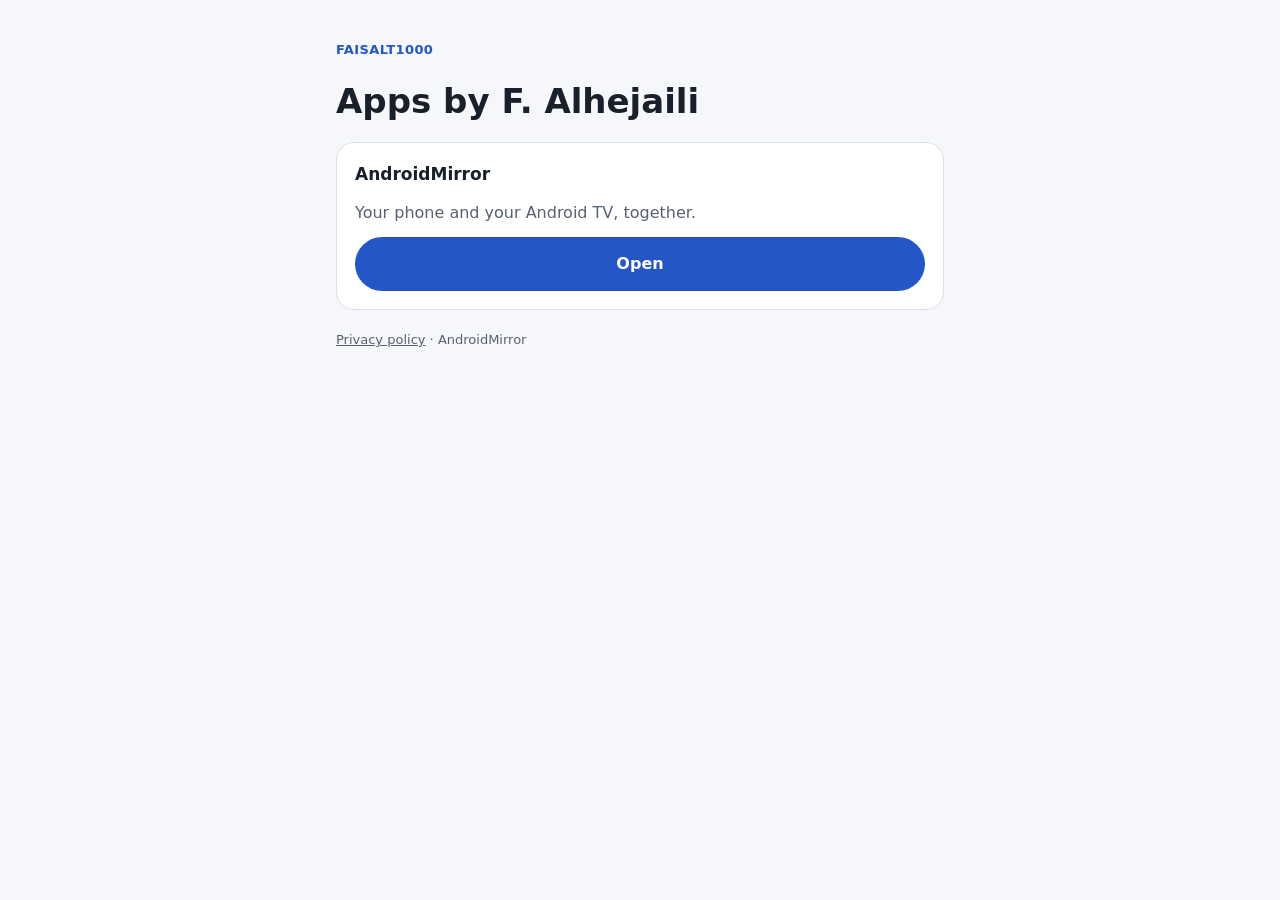
<file: index.html>
<!doctype html>
<html lang="en">
<head>
<meta charset="utf-8">
<meta name="viewport" content="width=device-width, initial-scale=1, viewport-fit=cover">
<meta name="robots" content="noindex">
<title>AndroidMirror</title>
<link rel="stylesheet" href="style.css">
</head>
<body>
<main class="wrap">
<span class="brand">FAISALT1000</span>
<h1>Apps by F. Alhejaili</h1>
<div class="card"><h2>AndroidMirror</h2><p>Your phone and your Android TV, together.</p><a class="btn" href="androidmirror/">Open</a></div>
<footer><a href="androidmirror/privacy/">Privacy policy</a> · AndroidMirror</footer>
</main>
</body>
</html>
</file>
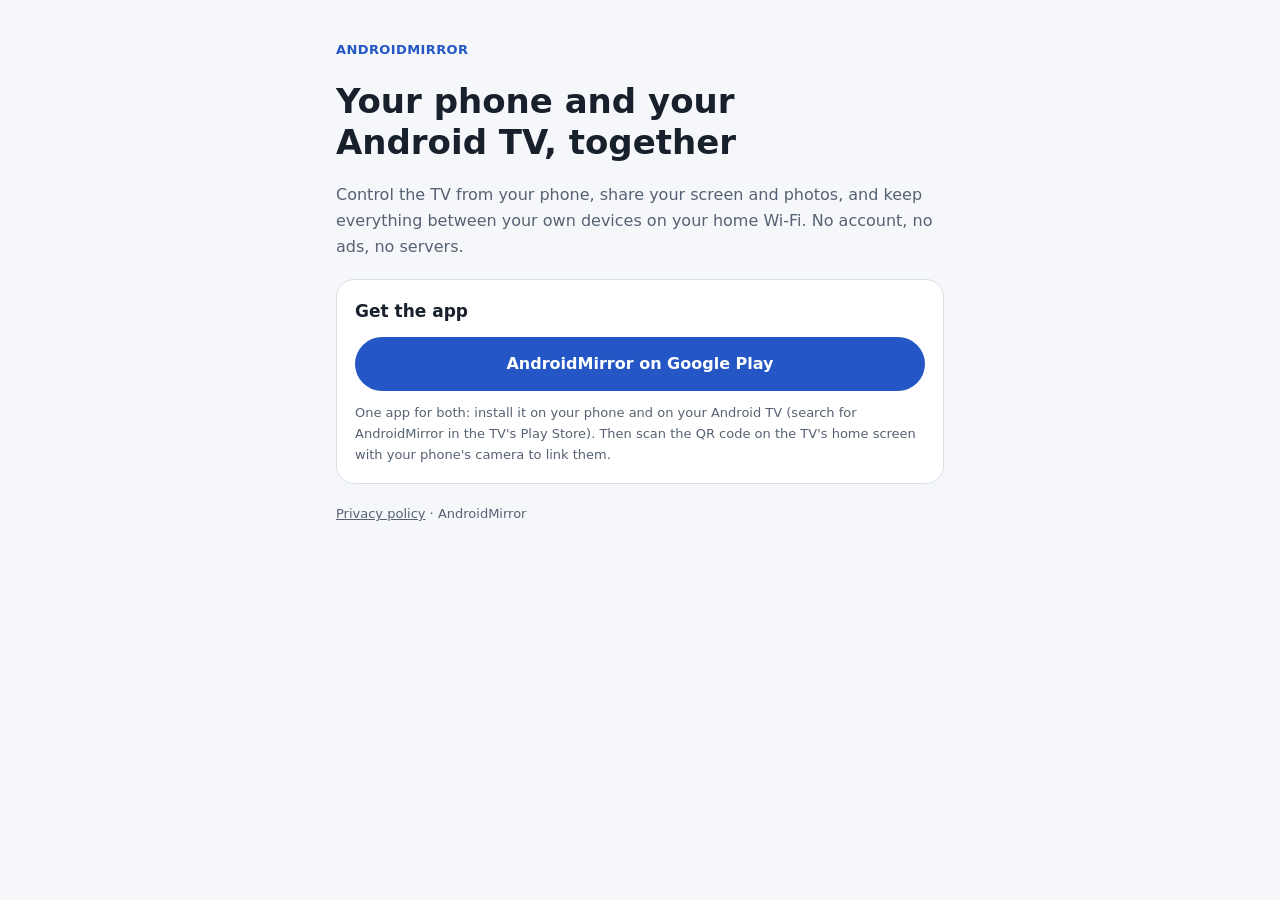
<file: androidmirror/index.html>
<!doctype html>
<html lang="en">
<head>
<meta charset="utf-8">
<meta name="viewport" content="width=device-width, initial-scale=1, viewport-fit=cover">
<meta name="robots" content="noindex">
<title>AndroidMirror</title>
<link rel="stylesheet" href="../style.css">
</head>
<body>
<main class="wrap">
<span class="brand">AndroidMirror</span>
<h1>Your phone and your Android TV, together</h1>
<p>Control the TV from your phone, share your screen and photos, and keep everything between your own devices on your home Wi‑Fi. No account, no ads, no servers.</p>
<div class="card">
  <h2>Get the app</h2>
  <a class="btn" href="https://play.google.com/store/apps/details?id=com.alhejaili.androidmirror">AndroidMirror on Google Play</a>
  <p class="small">One app for both: install it on your phone and on your Android TV (search for AndroidMirror in the TV's Play Store). Then scan the QR code on the TV's home screen with your phone's camera to link them.</p>
</div>
<footer><a href="../androidmirror/privacy/">Privacy policy</a> · AndroidMirror</footer>
</main>
</body>
</html>
</file>
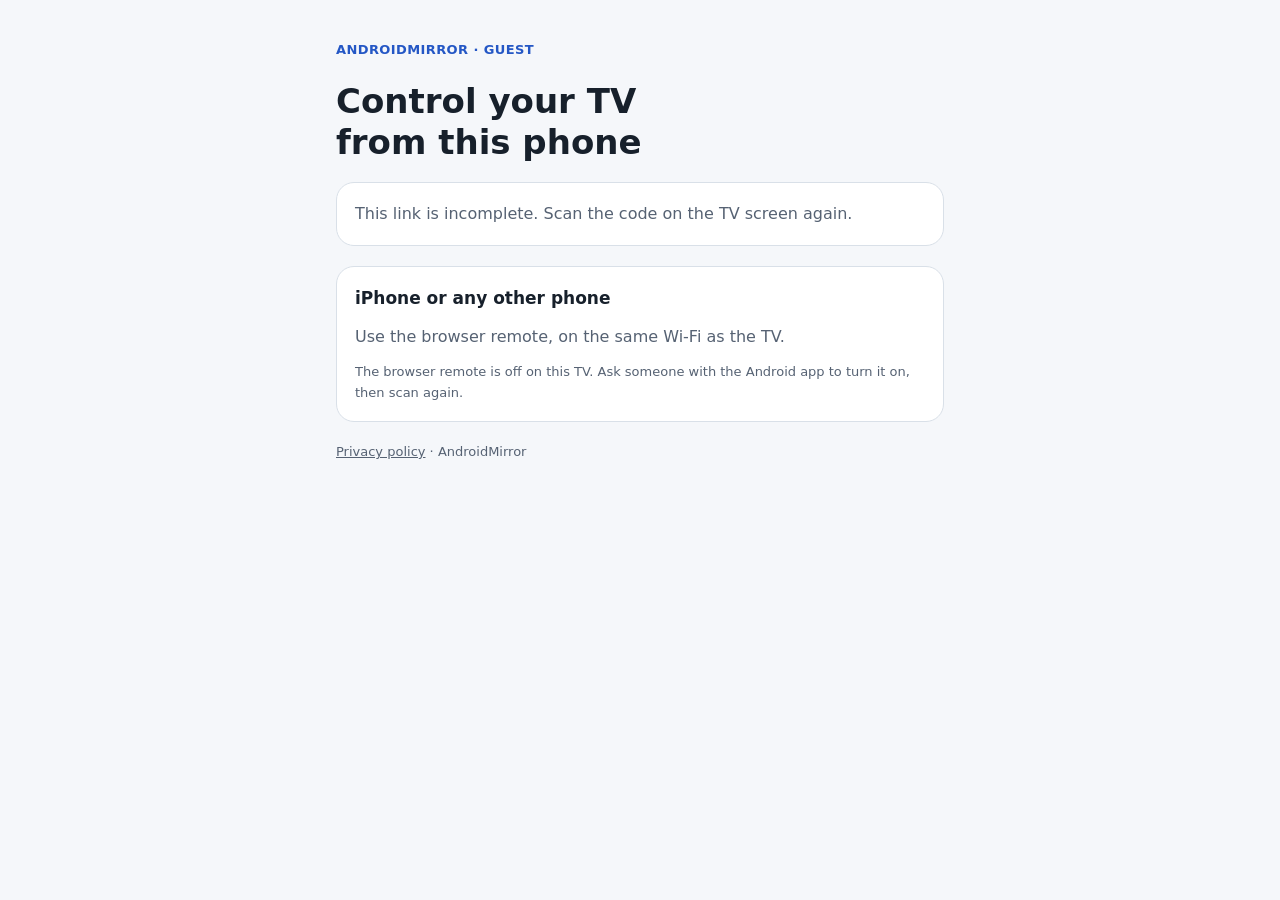
<file: androidmirror/guest/index.html>
<!doctype html>
<html lang="en">
<head>
<meta charset="utf-8">
<meta name="viewport" content="width=device-width, initial-scale=1, viewport-fit=cover">
<meta name="robots" content="noindex">
<title>AndroidMirror guest</title>
<link rel="stylesheet" href="../../style.css">
</head>
<body>
<main class="wrap">
<span class="brand">AndroidMirror · Guest</span>
<h1>Control <span id="tv-name">your TV</span> from this phone</h1>
<p id="broken" class="card" hidden>This link is incomplete. Scan the code on the TV screen again.</p>
<section id="android" class="card" hidden>
  <h2>Android</h2>
  <p>Get the app, then open it: it links to this TV by itself.</p>
  <a id="play" class="btn" href="https://play.google.com/store/apps/details?id=com.alhejaili.androidmirror">Get it on Google Play</a>
  <a id="open" class="btn soft" href="#">I have the app: open it</a>
  <p class="small">If the app doesn't open, update it on Google Play.</p>
</section>
<section id="other" class="card" hidden>
  <h2>iPhone or any other phone</h2>
  <p>Use the browser remote, on the same Wi-Fi as the TV.</p>
  <a id="web" class="btn soft" href="#" hidden>Open the browser remote</a>
  <p id="no-web" class="small">The browser remote is off on this TV. Ask someone with the Android app to turn it on, then scan again.</p>
</section>
<script src="../qr.js"></script>
<footer><a href="../../androidmirror/privacy/">Privacy policy</a> · AndroidMirror</footer>
</main>
</body>
</html>
</file>
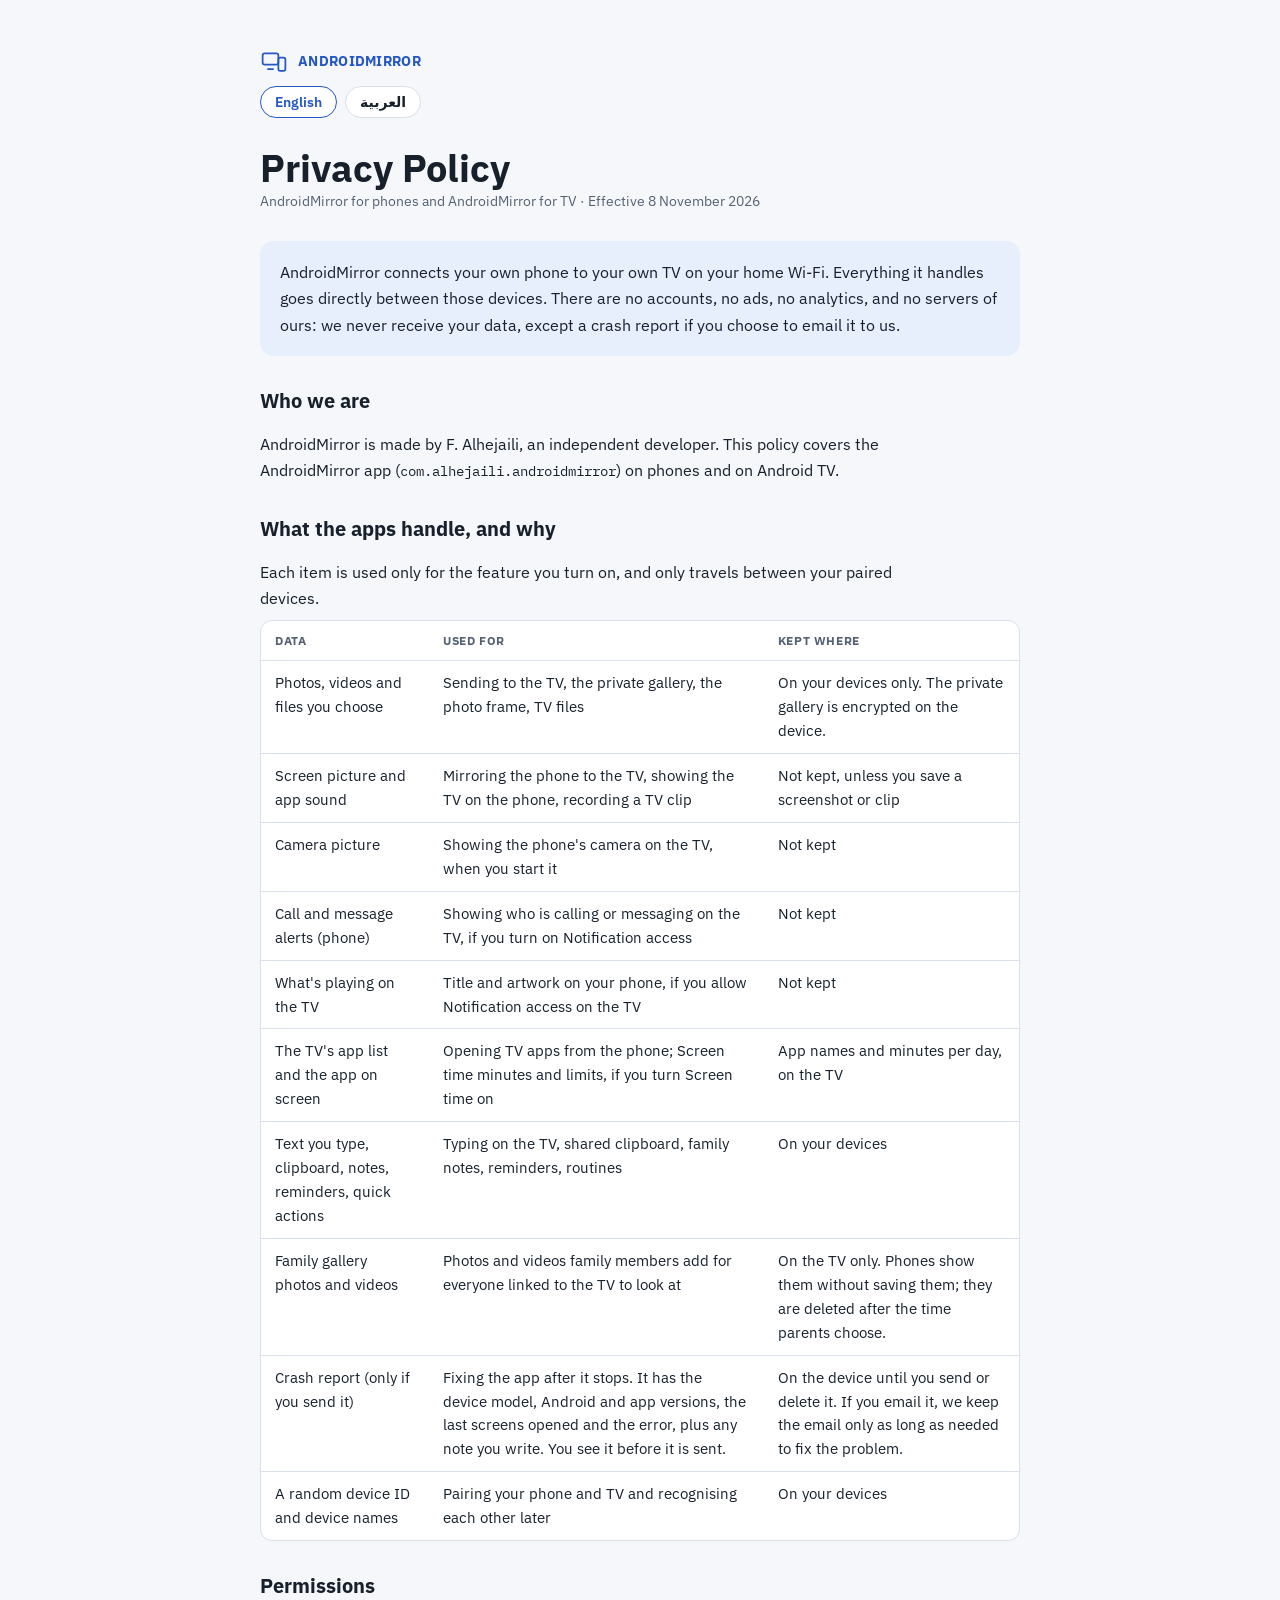
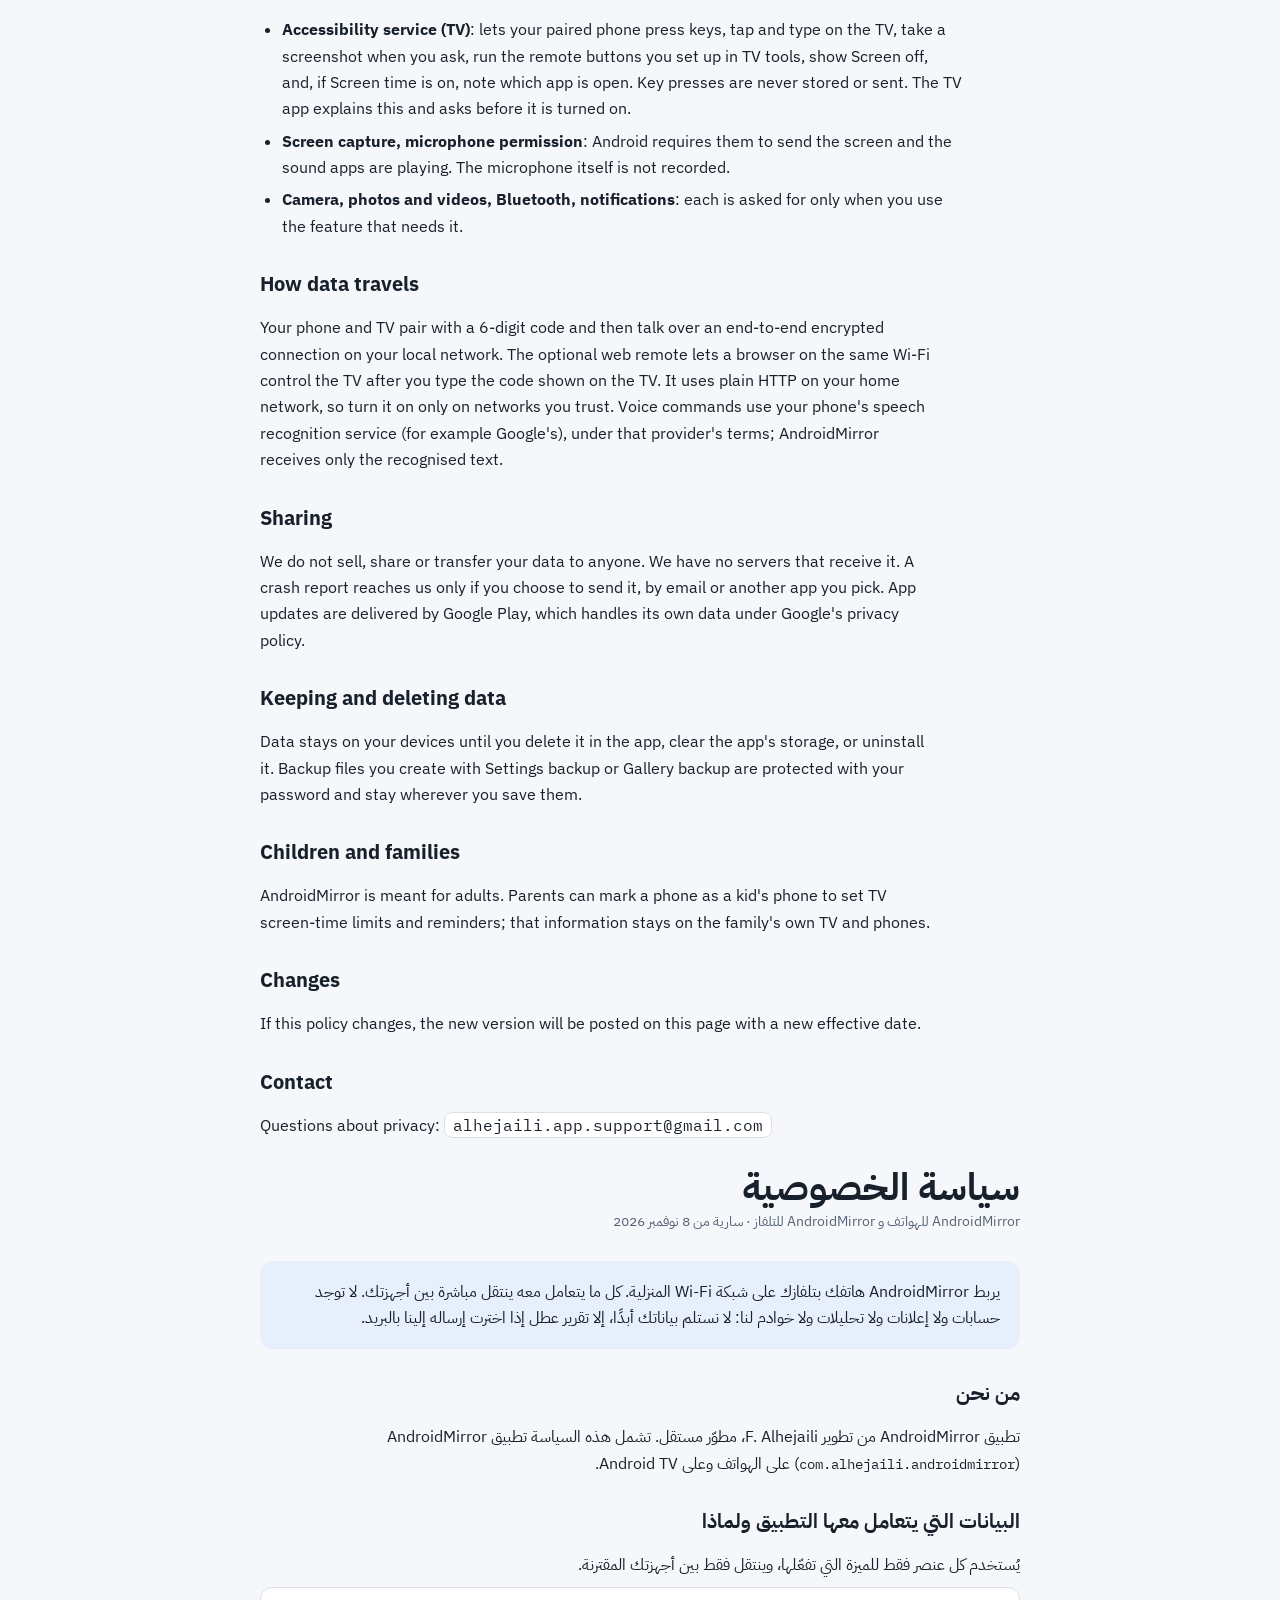
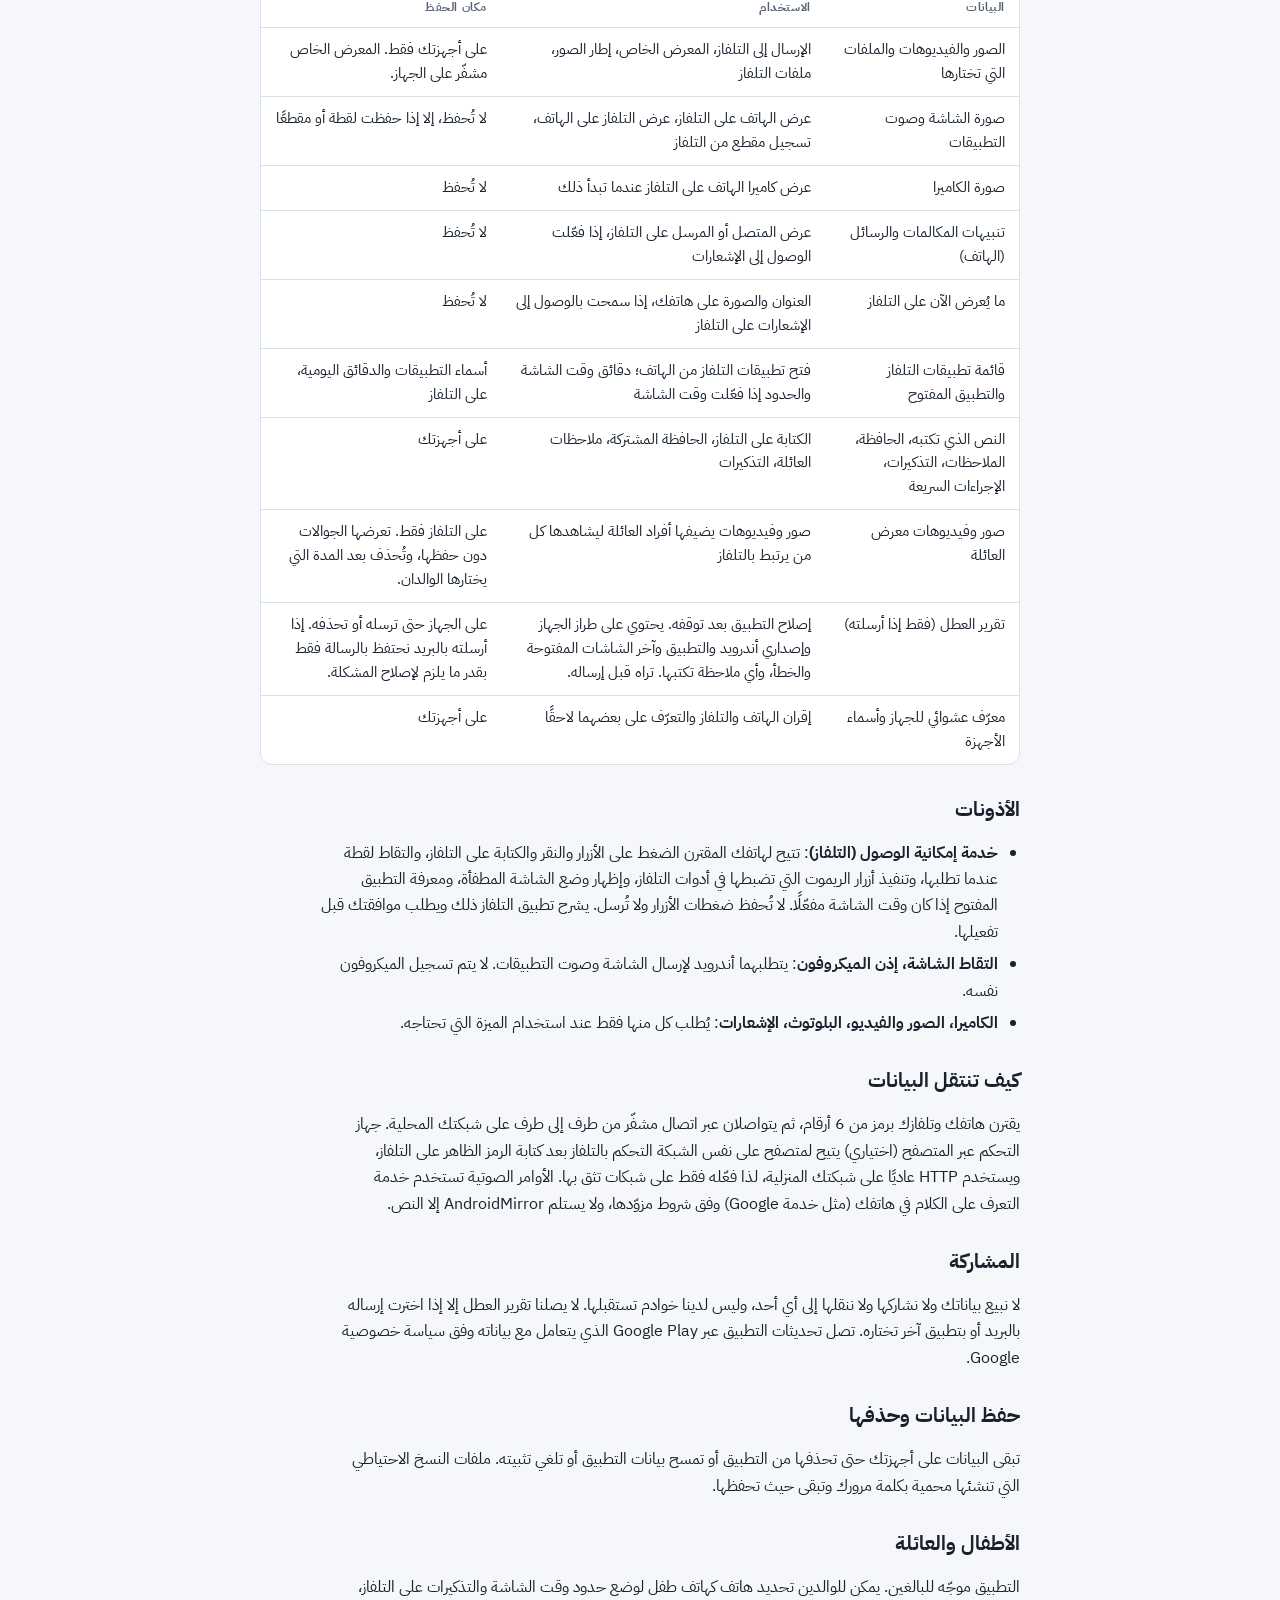
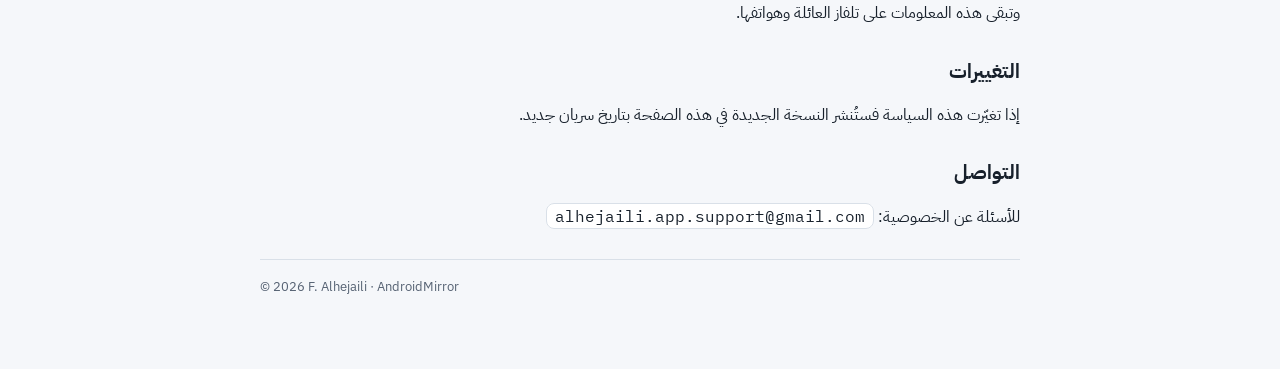
<file: androidmirror/privacy/index.html>
<!doctype html>
<html lang="en">
<head>
<meta charset="utf-8">
<meta name="viewport" content="width=device-width, initial-scale=1, viewport-fit=cover">
<title>AndroidMirror Privacy Policy</title>
<link rel="preconnect" href="https://fonts.googleapis.com">
<link rel="stylesheet" href="https://fonts.googleapis.com/css2?family=IBM+Plex+Sans:wght@400;600;700&family=IBM+Plex+Sans+Arabic:wght@400;600;700&family=IBM+Plex+Mono:wght@500&display=swap">
<style>
/* Layout: one readable column, a language switch at the top, a data table, then short sections. */
:root {
  --bg: #F5F7FA; --surface: #FFFFFF; --fg: #17202B; --muted: #566273; --line: #D9E0E8; --accent: #2457C5; --accent-soft: #E7EEFC;
  --body: "IBM Plex Sans", "Segoe UI", system-ui, sans-serif;
  --arabic: "IBM Plex Sans Arabic", "Segoe UI", Tahoma, sans-serif;
  --mono: "IBM Plex Mono", ui-monospace, Menlo, monospace;
}
@media (prefers-color-scheme: dark) { :root:not([data-theme="light"]) {
  --bg: #0F1115; --surface: #171A21; --fg: #E8EAED; --muted: #9AA3AF; --line: #2A2F3A; --accent: #7EB0FF; --accent-soft: #1C2433; color-scheme: dark } }
:root[data-theme="dark"] {
  --bg: #0F1115; --surface: #171A21; --fg: #E8EAED; --muted: #9AA3AF; --line: #2A2F3A; --accent: #7EB0FF; --accent-soft: #1C2433; color-scheme: dark }
body { background: var(--bg); color: var(--fg); font: 16px/1.65 var(--body); }
.wrap { max-width: 760px; margin: 0 auto; padding-block: 40px 64px; padding-left: max(16px, env(safe-area-inset-left, 0px)); padding-right: max(16px, env(safe-area-inset-right, 0px)); display: flex; flex-direction: column; gap: 28px; }
header { display: flex; flex-direction: column; gap: 10px; }
.brand { display: flex; align-items: center; gap: 10px; font-weight: 700; color: var(--accent); letter-spacing: .3px; font-size: 14px; text-transform: uppercase; }
.brand svg { width: 28px; height: 28px; }
h1 { font-size: clamp(28px, 5vw, 38px); line-height: 1.15; margin: 0; text-wrap: balance; }
h2 { font-size: 20px; margin: 0 0 6px; text-wrap: balance; }
.meta { color: var(--muted); font-size: 14px; margin: 0; }
.langs { display: flex; gap: 8px; }
.langs button { font: 600 14px var(--body); border: 1px solid var(--line); background: var(--surface); color: var(--fg); border-radius: 999px; padding: 6px 14px; cursor: pointer; }
.langs button[aria-pressed="true"] { border-color: var(--accent); color: var(--accent); }
.langs button:focus-visible { outline: 2px solid var(--accent); outline-offset: 2px; }
.lead { background: var(--accent-soft); border-radius: 14px; padding: 18px 20px; margin: 0; }
section { display: flex; flex-direction: column; gap: 8px; }
section p, section ul { margin: 0; max-width: 68ch; }
ul { padding-inline-start: 22px; display: flex; flex-direction: column; gap: 6px; }
.table { overflow-x: auto; border: 1px solid var(--line); border-radius: 12px; background: var(--surface); }
table { border-collapse: collapse; width: 100%; min-width: 560px; font-size: 14.5px; }
th, td { text-align: start; padding: 10px 14px; border-bottom: 1px solid var(--line); vertical-align: top; }
tr:last-child td { border-bottom: 0; }
th { font-size: 12px; text-transform: uppercase; letter-spacing: .6px; color: var(--muted); }
code { font-family: var(--mono); font-size: .9em; }
.contact { font-family: var(--mono); background: var(--surface); border: 1px solid var(--line); border-radius: 8px; padding: 2px 8px; user-select: all; }
[lang="ar"] { font-family: var(--arabic); }
[lang="ar"] .brand { letter-spacing: 0; }
footer { color: var(--muted); font-size: 13px; border-top: 1px solid var(--line); padding-top: 16px; }
</style>
</head>
<body>


<div class="wrap">
  <header>
    <div class="brand">
      <svg viewBox="0 0 32 32" aria-hidden="true"><rect x="3" y="6" width="18" height="13" rx="2.5" fill="none" stroke="currentColor" stroke-width="2"/><rect x="21" y="11" width="8" height="15" rx="2" fill="none" stroke="currentColor" stroke-width="2"/><path d="M9 24h6" stroke="currentColor" stroke-width="2" stroke-linecap="round"/></svg>
      AndroidMirror
    </div>
    <div class="langs" role="group" aria-label="Language">
      <button type="button" id="btn-en" aria-pressed="true">English</button>
      <button type="button" id="btn-ar" aria-pressed="false">العربية</button>
    </div>
  </header>

  <article id="en" lang="en" dir="ltr" class="wrap" style="padding:0;gap:28px">
    <div>
      <h1>Privacy Policy</h1>
      <p class="meta">AndroidMirror for phones and AndroidMirror for TV · Effective 8 November 2026</p>
    </div>
    <p class="lead">AndroidMirror connects your own phone to your own TV on your home Wi‑Fi. Everything it handles goes directly between those devices. There are no accounts, no ads, no analytics, and no servers of ours: we never receive your data, except a crash report if you choose to email it to us.</p>

    <section>
      <h2>Who we are</h2>
      <p>AndroidMirror is made by F. Alhejaili, an independent developer. This policy covers the AndroidMirror app (<code>com.alhejaili.androidmirror</code>) on phones and on Android TV.</p>
    </section>

    <section>
      <h2>What the apps handle, and why</h2>
      <p>Each item is used only for the feature you turn on, and only travels between your paired devices.</p>
      <div class="table">
        <table>
          <thead><tr><th>Data</th><th>Used for</th><th>Kept where</th></tr></thead>
          <tbody>
            <tr><td>Photos, videos and files you choose</td><td>Sending to the TV, the private gallery, the photo frame, TV files</td><td>On your devices only. The private gallery is encrypted on the device.</td></tr>
            <tr><td>Screen picture and app sound</td><td>Mirroring the phone to the TV, showing the TV on the phone, recording a TV clip</td><td>Not kept, unless you save a screenshot or clip</td></tr>
            <tr><td>Camera picture</td><td>Showing the phone's camera on the TV, when you start it</td><td>Not kept</td></tr>
            <tr><td>Call and message alerts (phone)</td><td>Showing who is calling or messaging on the TV, if you turn on Notification access</td><td>Not kept</td></tr>
            <tr><td>What's playing on the TV</td><td>Title and artwork on your phone, if you allow Notification access on the TV</td><td>Not kept</td></tr>
            <tr><td>The TV's app list and the app on screen</td><td>Opening TV apps from the phone; Screen time minutes and limits, if you turn Screen time on</td><td>App names and minutes per day, on the TV</td></tr>
            <tr><td>Text you type, clipboard, notes, reminders, quick actions</td><td>Typing on the TV, shared clipboard, family notes, reminders, routines</td><td>On your devices</td></tr>
            <tr><td>Family gallery photos and videos</td><td>Photos and videos family members add for everyone linked to the TV to look at</td><td>On the TV only. Phones show them without saving them; they are deleted after the time parents choose.</td></tr>
            <tr><td>Crash report (only if you send it)</td><td>Fixing the app after it stops. It has the device model, Android and app versions, the last screens opened and the error, plus any note you write. You see it before it is sent.</td><td>On the device until you send or delete it. If you email it, we keep the email only as long as needed to fix the problem.</td></tr>
            <tr><td>A random device ID and device names</td><td>Pairing your phone and TV and recognising each other later</td><td>On your devices</td></tr>
          </tbody>
        </table>
      </div>
    </section>

    <section>
      <h2>Permissions</h2>
      <ul>
        <li><strong>Accessibility service (TV)</strong>: lets your paired phone press keys, tap and type on the TV, take a screenshot when you ask, run the remote buttons you set up in TV tools, show Screen off, and, if Screen time is on, note which app is open. Key presses are never stored or sent. The TV app explains this and asks before it is turned on.</li>
        <li><strong>Screen capture, microphone permission</strong>: Android requires them to send the screen and the sound apps are playing. The microphone itself is not recorded.</li>
        <li><strong>Camera, photos and videos, Bluetooth, notifications</strong>: each is asked for only when you use the feature that needs it.</li>
      </ul>
    </section>

    <section>
      <h2>How data travels</h2>
      <p>Your phone and TV pair with a 6‑digit code and then talk over an end‑to‑end encrypted connection on your local network. The optional web remote lets a browser on the same Wi‑Fi control the TV after you type the code shown on the TV. It uses plain HTTP on your home network, so turn it on only on networks you trust. Voice commands use your phone's speech recognition service (for example Google's), under that provider's terms; AndroidMirror receives only the recognised text.</p>
    </section>

    <section>
      <h2>Sharing</h2>
      <p>We do not sell, share or transfer your data to anyone. We have no servers that receive it. A crash report reaches us only if you choose to send it, by email or another app you pick. App updates are delivered by Google Play, which handles its own data under Google's privacy policy.</p>
    </section>

    <section>
      <h2>Keeping and deleting data</h2>
      <p>Data stays on your devices until you delete it in the app, clear the app's storage, or uninstall it. Backup files you create with Settings backup or Gallery backup are protected with your password and stay wherever you save them.</p>
    </section>

    <section>
      <h2>Children and families</h2>
      <p>AndroidMirror is meant for adults. Parents can mark a phone as a kid's phone to set TV screen-time limits and reminders; that information stays on the family's own TV and phones.</p>
    </section>

    <section>
      <h2>Changes</h2>
      <p>If this policy changes, the new version will be posted on this page with a new effective date.</p>
    </section>

    <section>
      <h2>Contact</h2>
      <p>Questions about privacy: <span class="contact">alhejaili.app.support@gmail.com</span></p>
    </section>
  </article>

  <article id="ar" lang="ar" dir="rtl" class="wrap" style="padding:0;gap:28px" hidden>
    <div>
      <h1>سياسة الخصوصية</h1>
      <p class="meta">AndroidMirror للهواتف و AndroidMirror للتلفاز · سارية من 8 نوفمبر 2026</p>
    </div>
    <p class="lead">يربط AndroidMirror هاتفك بتلفازك على شبكة Wi‑Fi المنزلية. كل ما يتعامل معه ينتقل مباشرة بين أجهزتك. لا توجد حسابات ولا إعلانات ولا تحليلات ولا خوادم لنا: لا نستلم بياناتك أبدًا، إلا تقرير عطل إذا اخترت إرساله إلينا بالبريد.</p>

    <section>
      <h2>من نحن</h2>
      <p>تطبيق AndroidMirror من تطوير F. Alhejaili، مطوّر مستقل. تشمل هذه السياسة تطبيق AndroidMirror (<code>com.alhejaili.androidmirror</code>) على الهواتف وعلى Android TV.</p>
    </section>

    <section>
      <h2>البيانات التي يتعامل معها التطبيق ولماذا</h2>
      <p>يُستخدم كل عنصر فقط للميزة التي تفعّلها، وينتقل فقط بين أجهزتك المقترنة.</p>
      <div class="table">
        <table>
          <thead><tr><th>البيانات</th><th>الاستخدام</th><th>مكان الحفظ</th></tr></thead>
          <tbody>
            <tr><td>الصور والفيديوهات والملفات التي تختارها</td><td>الإرسال إلى التلفاز، المعرض الخاص، إطار الصور، ملفات التلفاز</td><td>على أجهزتك فقط. المعرض الخاص مشفّر على الجهاز.</td></tr>
            <tr><td>صورة الشاشة وصوت التطبيقات</td><td>عرض الهاتف على التلفاز، عرض التلفاز على الهاتف، تسجيل مقطع من التلفاز</td><td>لا تُحفظ، إلا إذا حفظت لقطة أو مقطعًا</td></tr>
            <tr><td>صورة الكاميرا</td><td>عرض كاميرا الهاتف على التلفاز عندما تبدأ ذلك</td><td>لا تُحفظ</td></tr>
            <tr><td>تنبيهات المكالمات والرسائل (الهاتف)</td><td>عرض المتصل أو المرسل على التلفاز، إذا فعّلت الوصول إلى الإشعارات</td><td>لا تُحفظ</td></tr>
            <tr><td>ما يُعرض الآن على التلفاز</td><td>العنوان والصورة على هاتفك، إذا سمحت بالوصول إلى الإشعارات على التلفاز</td><td>لا تُحفظ</td></tr>
            <tr><td>قائمة تطبيقات التلفاز والتطبيق المفتوح</td><td>فتح تطبيقات التلفاز من الهاتف؛ دقائق وقت الشاشة والحدود إذا فعّلت وقت الشاشة</td><td>أسماء التطبيقات والدقائق اليومية، على التلفاز</td></tr>
            <tr><td>النص الذي تكتبه، الحافظة، الملاحظات، التذكيرات، الإجراءات السريعة</td><td>الكتابة على التلفاز، الحافظة المشتركة، ملاحظات العائلة، التذكيرات</td><td>على أجهزتك</td></tr>
            <tr><td>صور وفيديوهات معرض العائلة</td><td>صور وفيديوهات يضيفها أفراد العائلة ليشاهدها كل من يرتبط بالتلفاز</td><td>على التلفاز فقط. تعرضها الجوالات دون حفظها، وتُحذف بعد المدة التي يختارها الوالدان.</td></tr>
            <tr><td>تقرير العطل (فقط إذا أرسلته)</td><td>إصلاح التطبيق بعد توقفه. يحتوي على طراز الجهاز وإصداري أندرويد والتطبيق وآخر الشاشات المفتوحة والخطأ، وأي ملاحظة تكتبها. تراه قبل إرساله.</td><td>على الجهاز حتى ترسله أو تحذفه. إذا أرسلته بالبريد نحتفظ بالرسالة فقط بقدر ما يلزم لإصلاح المشكلة.</td></tr>
            <tr><td>معرّف عشوائي للجهاز وأسماء الأجهزة</td><td>إقران الهاتف والتلفاز والتعرّف على بعضهما لاحقًا</td><td>على أجهزتك</td></tr>
          </tbody>
        </table>
      </div>
    </section>

    <section>
      <h2>الأذونات</h2>
      <ul>
        <li><strong>خدمة إمكانية الوصول (التلفاز)</strong>: تتيح لهاتفك المقترن الضغط على الأزرار والنقر والكتابة على التلفاز، والتقاط لقطة عندما تطلبها، وتنفيذ أزرار الريموت التي تضبطها في أدوات التلفاز، وإظهار وضع الشاشة المطفأة، ومعرفة التطبيق المفتوح إذا كان وقت الشاشة مفعّلًا. لا تُحفظ ضغطات الأزرار ولا تُرسل. يشرح تطبيق التلفاز ذلك ويطلب موافقتك قبل تفعيلها.</li>
        <li><strong>التقاط الشاشة، إذن الميكروفون</strong>: يتطلبهما أندرويد لإرسال الشاشة وصوت التطبيقات. لا يتم تسجيل الميكروفون نفسه.</li>
        <li><strong>الكاميرا، الصور والفيديو، البلوتوث، الإشعارات</strong>: يُطلب كل منها فقط عند استخدام الميزة التي تحتاجه.</li>
      </ul>
    </section>

    <section>
      <h2>كيف تنتقل البيانات</h2>
      <p>يقترن هاتفك وتلفازك برمز من 6 أرقام، ثم يتواصلان عبر اتصال مشفّر من طرف إلى طرف على شبكتك المحلية. جهاز التحكم عبر المتصفح (اختياري) يتيح لمتصفح على نفس الشبكة التحكم بالتلفاز بعد كتابة الرمز الظاهر على التلفاز، ويستخدم HTTP عاديًا على شبكتك المنزلية، لذا فعّله فقط على شبكات تثق بها. الأوامر الصوتية تستخدم خدمة التعرف على الكلام في هاتفك (مثل خدمة Google) وفق شروط مزوّدها، ولا يستلم AndroidMirror إلا النص.</p>
    </section>

    <section>
      <h2>المشاركة</h2>
      <p>لا نبيع بياناتك ولا نشاركها ولا ننقلها إلى أي أحد، وليس لدينا خوادم تستقبلها. لا يصلنا تقرير العطل إلا إذا اخترت إرساله بالبريد أو بتطبيق آخر تختاره. تصل تحديثات التطبيق عبر Google Play الذي يتعامل مع بياناته وفق سياسة خصوصية Google.</p>
    </section>

    <section>
      <h2>حفظ البيانات وحذفها</h2>
      <p>تبقى البيانات على أجهزتك حتى تحذفها من التطبيق أو تمسح بيانات التطبيق أو تلغي تثبيته. ملفات النسخ الاحتياطي التي تنشئها محمية بكلمة مرورك وتبقى حيث تحفظها.</p>
    </section>

    <section>
      <h2>الأطفال والعائلة</h2>
      <p>التطبيق موجّه للبالغين. يمكن للوالدين تحديد هاتف كهاتف طفل لوضع حدود وقت الشاشة والتذكيرات على التلفاز، وتبقى هذه المعلومات على تلفاز العائلة وهواتفها.</p>
    </section>

    <section>
      <h2>التغييرات</h2>
      <p>إذا تغيّرت هذه السياسة فستُنشر النسخة الجديدة في هذه الصفحة بتاريخ سريان جديد.</p>
    </section>

    <section>
      <h2>التواصل</h2>
      <p>للأسئلة عن الخصوصية: <span class="contact" dir="ltr">alhejaili.app.support@gmail.com</span></p>
    </section>
  </article>

  <footer>© 2026 F. Alhejaili · AndroidMirror</footer>
</div>

<script>
(function () {
  var en = document.getElementById('en'), ar = document.getElementById('ar');
  var be = document.getElementById('btn-en'), ba = document.getElementById('btn-ar');
  function show(lang) {
    var isAr = lang === 'ar';
    en.hidden = isAr; ar.hidden = !isAr;
    be.setAttribute('aria-pressed', String(!isAr)); ba.setAttribute('aria-pressed', String(isAr));
    document.documentElement.lang = isAr ? 'ar' : 'en';
  }
  be.addEventListener('click', function () { show('en'); if (location.hash) history.replaceState(null, '', ' '); });
  ba.addEventListener('click', function () { show('ar'); location.hash = 'ar'; });
  show(location.hash === '#ar' ? 'ar' : 'en');
  window.addEventListener('hashchange', function () { show(location.hash === '#ar' ? 'ar' : 'en'); });
})();
</script>

</body>
</html>
</file>
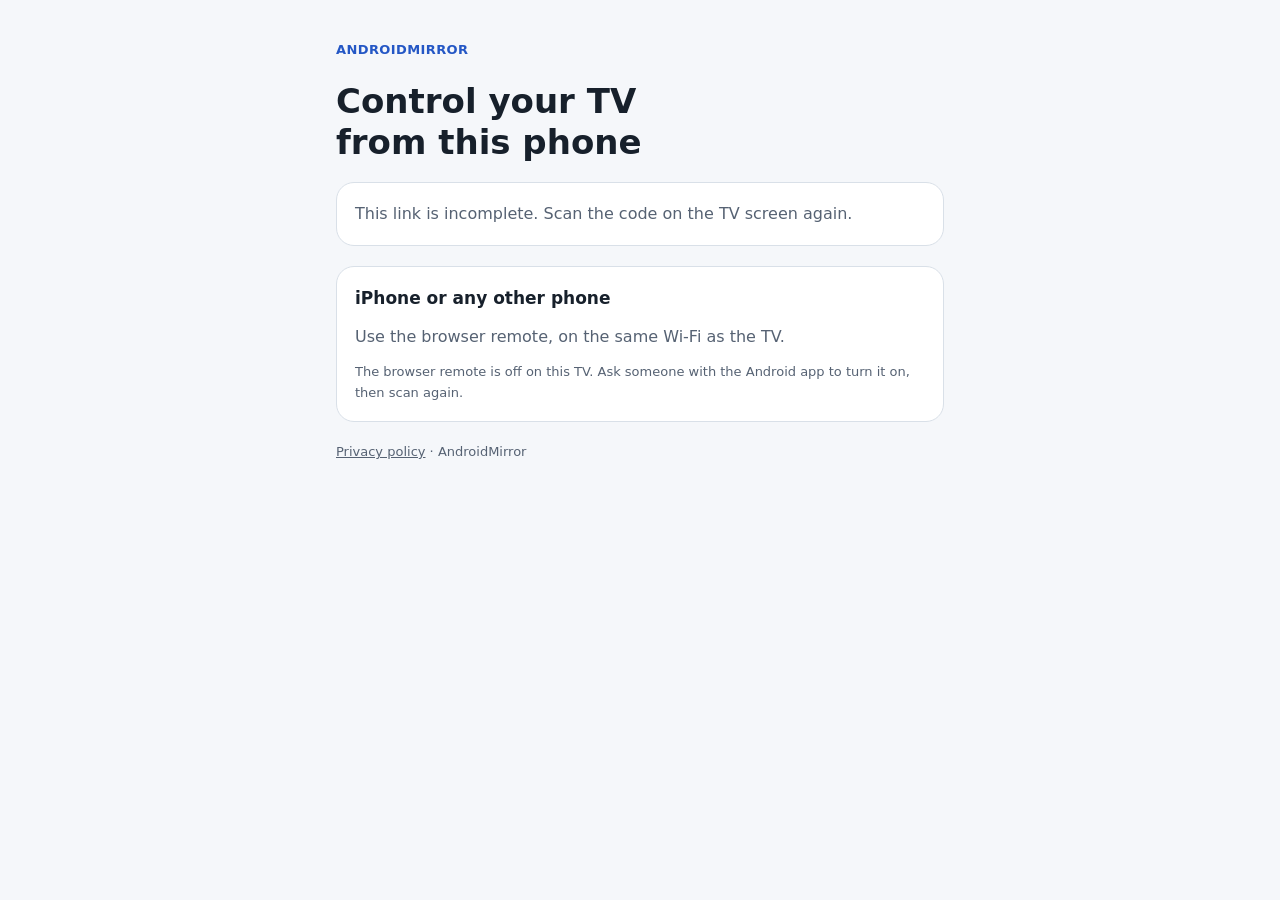
<file: androidmirror/tv/index.html>
<!doctype html>
<html lang="en">
<head>
<meta charset="utf-8">
<meta name="viewport" content="width=device-width, initial-scale=1, viewport-fit=cover">
<meta name="robots" content="noindex">
<title>AndroidMirror</title>
<link rel="stylesheet" href="../../style.css">
</head>
<body>
<main class="wrap">
<span class="brand">AndroidMirror</span>
<h1>Control <span id="tv-name">your TV</span> from this phone</h1>
<p id="broken" class="card" hidden>This link is incomplete. Scan the code on the TV screen again.</p>
<section id="android" class="card" hidden>
  <h2>Android</h2>
  <p>Get the app, then open it: it links to this TV by itself.</p>
  <a id="play" class="btn" href="https://play.google.com/store/apps/details?id=com.alhejaili.androidmirror">Get it on Google Play</a>
  <a id="open" class="btn soft" href="#">I have the app: open it</a>
  <p class="small">If the app doesn't open, update it on Google Play.</p>
</section>
<section id="other" class="card" hidden>
  <h2>iPhone or any other phone</h2>
  <p>Use the browser remote, on the same Wi-Fi as the TV.</p>
  <a id="web" class="btn soft" href="#" hidden>Open the browser remote</a>
  <p id="no-web" class="small">The browser remote is off on this TV. Ask someone with the Android app to turn it on, then scan again.</p>
</section>
<script src="../qr.js"></script>
<footer><a href="../../androidmirror/privacy/">Privacy policy</a> · AndroidMirror</footer>
</main>
</body>
</html>
</file>
<file: style.css>
:root { --bg: #F5F7FA; --surface: #FFFFFF; --fg: #17202B; --muted: #566273; --line: #D9E0E8; --accent: #2457C5; --accent-soft: #E7EEFC; --on-accent: #FFFFFF;
  --body: "IBM Plex Sans", "IBM Plex Sans Arabic", "Segoe UI", system-ui, sans-serif; color-scheme: light; }
@media (prefers-color-scheme: dark) { :root { --bg: #0F1115; --surface: #171A21; --fg: #E8EAED; --muted: #9AA3AF; --line: #2A2F3A; --accent: #7EB0FF; --accent-soft: #1C2433; --on-accent: #0B1220; color-scheme: dark; } }
* { box-sizing: border-box; }
body { margin: 0; background: var(--bg); color: var(--fg); font: 16px/1.6 var(--body); }
.wrap { max-width: 640px; margin: 0 auto; padding: 40px max(16px, env(safe-area-inset-left)) 56px max(16px, env(safe-area-inset-right)); display: flex; flex-direction: column; gap: 20px; }
.brand { font-weight: 700; color: var(--accent); letter-spacing: .4px; font-size: 13px; text-transform: uppercase; }
h1 { font-size: clamp(26px, 6vw, 34px); line-height: 1.2; margin: 0; text-wrap: balance; }
h2 { font-size: 17px; margin: 0; }
p { margin: 0; color: var(--muted); }
.card { background: var(--surface); border: 1px solid var(--line); border-radius: 18px; padding: 18px; display: flex; flex-direction: column; gap: 12px; }
.btn { display: block; text-align: center; text-decoration: none; font-weight: 700; padding: 14px 18px; border-radius: 999px; background: var(--accent); color: var(--on-accent); }
.btn.soft { background: var(--accent-soft); color: var(--accent); }
.btn:focus-visible { outline: 2px solid var(--accent); outline-offset: 3px; }
.small { font-size: 13px; }
[hidden] { display: none !important; }
footer { font-size: 13px; color: var(--muted); }
footer a { color: inherit; }
</file>
